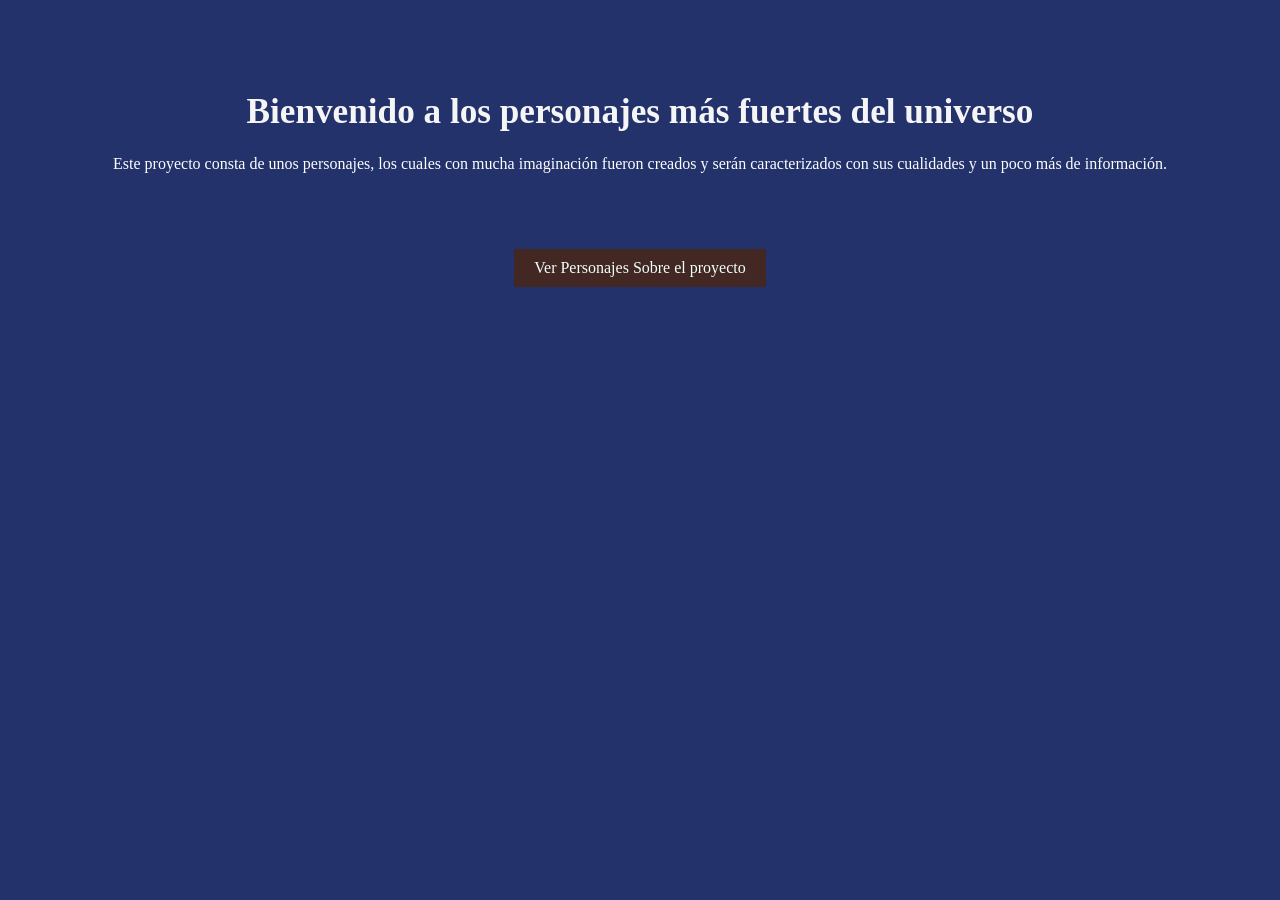
<file: Athenia/index.html>
<!DOCTYPE html>
<html lang="es">

<head>
    <meta charset="UTF-8">
    <meta name="viewport" content="width=device-width, initial-scale=1.0">
    <title>Proyecto desarrollo web</title>
    <link rel="stylesheet" href="estilos.css">
</head>

<body>

    <div style="text-align: center; padding: 60px 20px;">

        <h1 style="color: whitesmoke; font-size: 2.2rem;">
            Bienvenido a los personajes más fuertes del universo
        </h1>

        <p>
            Este proyecto consta de unos personajes, los cuales con mucha
            imaginación fueron creados y serán caracterizados con sus
            cualidades y un poco más de información.
        </p>

    </div>

    <div class="boton">

        <a href="personajes.html">
            Ver Personajes
        </a>

        <a href="#">
            Sobre el proyecto
        </a>

    </div>

</body>

</html>
</file>
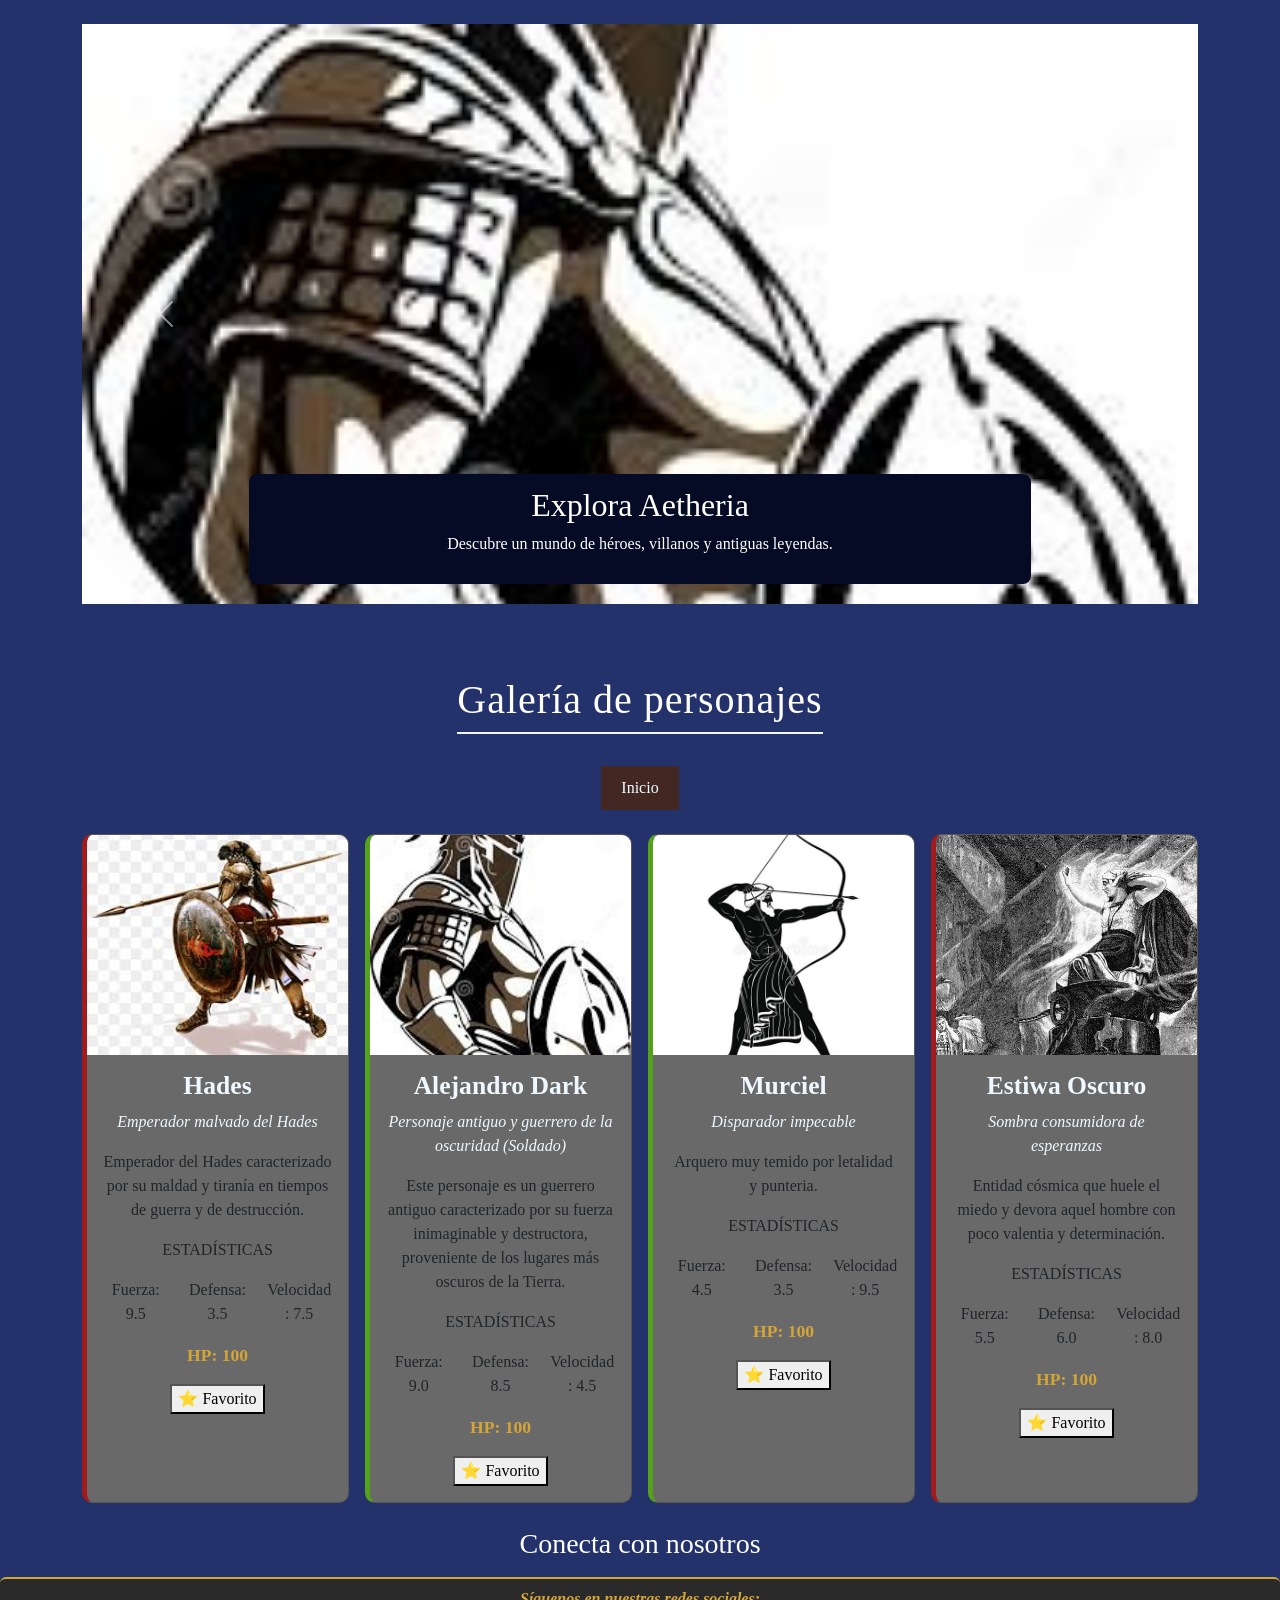
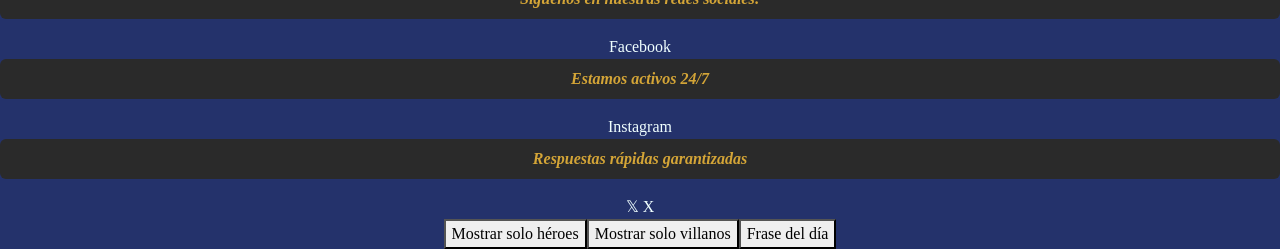
<file: Athenia/personajes.html>
<!DOCTYPE html>
<html lang="es">

<head>
    <meta charset="UTF-8">
    <meta name="viewport" content="width=device-width, initial-scale=1.0">
    <link href="https://cdn.jsdelivr.net/npm/bootstrap@5.3.3/dist/css/bootstrap.min.css" rel="stylesheet">
    <link rel="stylesheet" href="estilos.css">
    <script src="script.js" defer></script>
    <title>Proyecto desarrollo web</title>
</head>

<body>

    
    <main class="container py-4">
        <div id="aetheria-carousel" class="carousel slide mb-5" data-bs-ride="carousel">
            <div class="carousel-inner">
                <div class="carousel-item active">
                    <img src="Heroe1.jpg" class="d-block w-100" alt="Héroe de Aetheria">
                    <div class="carousel-caption">
                        <h2>Explora Aetheria</h2>
                        <p>Descubre un mundo de héroes, villanos y antiguas leyendas.</p>
                    </div>
                </div>
                <div class="carousel-item">
                    <img src="Villano1.jpg" class="d-block w-100" alt="Villano de Aetheria">
                    <div class="carousel-caption">
                        <h2>Forja tu leyenda</h2>
                        <p>Elige tu personaje y comienza tu propia aventura.</p>
                    </div>
                </div>
                <div class="carousel-item">
                    <img src="Heroe 2.jpeg" class="d-block w-100" alt="Aventura en Aetheria">
                    <div class="carousel-caption">
                        <h2>Comparte la aventura</h2>
                        <p>Juega, diviértete y encuentra aliados en el camino.</p>
                    </div>
                </div>
            </div>
            <button class="carousel-control-prev" type="button" data-bs-target="#aetheria-carousel" data-bs-slide="prev">
                <span class="carousel-control-prev-icon" aria-hidden="true"></span>
                <span class="visually-hidden">Anterior</span>
            </button>
            <button class="carousel-control-next" type="button" data-bs-target="#aetheria-carousel" data-bs-slide="next">
                <span class="carousel-control-next-icon" aria-hidden="true"></span>
                <span class="visually-hidden">Siguiente</span>
            </button>
        </div>

        <div class="text-center py-4">
            <h1 id="titulo-galeria">Galería de personajes</h1>
        </div>

        <div class="boton mb-4">
            <a href="index.html">Inicio</a>
        </div>

        <section class="row g-3" aria-label="Personajes de Aetheria">
            <div class="col-12 col-md-6 col-lg-3">
                <article class="ficha card h-100" data-tipo="villano">
                    <img src="Villano1.jpg" class="card-img-top" alt="Un tirano caracterizado por su maldad y soberbia">
                    <div class="card-body">
                        <h2 class="nombre">Hades</h2>
                        <p class="clase">Emperador malvado del Hades</p>
                        <p>Emperador del Hades caracterizado por su maldad y tiranía en tiempos de guerra y de destrucción.</p>
                        <p>ESTADÍSTICAS</p>
                        <ul class="stats">
                            <li>Fuerza: 9.5</li><li>Defensa: 3.5</li><li>Velocidad: 7.5</li>
                        </ul>
                        <p class="vida">HP: 100</p>
                    </div>
                </article>
            </div>

            <div class="col-12 col-md-6 col-lg-3">
                <article class="ficha card h-100" data-tipo="heroe">
                    <img src="Heroe1.jpg" class="card-img-top" alt="Un guerrero antiguo caracterizado por su fuerza inimaginable y destructora">
                    <div class="card-body">
                        <h2 class="nombre">Alejandro Dark</h2>
                        <p class="clase">Personaje antiguo y guerrero de la oscuridad (Soldado)</p>
                        <p>Este personaje es un guerrero antiguo caracterizado por su fuerza inimaginable y destructora, proveniente de los lugares más oscuros de la Tierra.</p>
                        <p>ESTADÍSTICAS</p>
                        <ul class="stats">
                            <li>Fuerza: 9.0</li><li>Defensa: 8.5</li><li>Velocidad: 4.5</li>
                        </ul>
                        <p class="vida">HP: 100</p>
                    </div>
                </article>
            </div>

            <div class="col-12 col-md-6 col-lg-3">
                <article class="ficha card h-100" data-tipo="heroe">
                    <img src="Heroe 2.jpeg" class="card-img-top" alt="Un guerrero antiguo caracterizado por su fuerza inimaginable y destructora">
                    <div class="card-body">
                        <h2 class="nombre">Murciel</h2>
                        <p class="clase">Disparador impecable</p>
                        <p>Arquero muy temido por letalidad y punteria.</p>
                        <p>ESTADÍSTICAS</p>
                        <ul class="stats">
                            <li>Fuerza: 4.5</li><li>Defensa: 3.5</li><li>Velocidad: 9.5</li>
                        </ul>
                        <p class="vida">HP: 100</p>
                    </div>
                </article>
            </div>

            <div class="col-12 col-md-6 col-lg-3">
                <article class="ficha card h-100" data-tipo="villano">
                    <img src="Villano 3.jpeg" class="card-img-top" alt="Un guerrero antiguo caracterizado por su fuerza inimaginable y destructora">
                    <div class="card-body">
                        <h2 class="nombre">Estiwa Oscuro</h2>
                        <p class="clase">Sombra consumidora de esperanzas</p>
                        <p>Entidad cósmica que huele el miedo y devora aquel hombre con poco valentia y determinación.</p>
                        <p>ESTADÍSTICAS</p>
                        <ul class="stats">
                            <li>Fuerza: 5.5</li><li>Defensa: 6.0</li><li>Velocidad: 8.0</li>
                        </ul>
                        <p class="vida">HP: 100</p>
                    </div>
                </article>
            </div>
        </section>
    </main>

    <div class="redes-pagina">

        <h3>
            Conecta con nosotros
        </h3>

        <p>
            Síguenos en nuestras redes sociales:
        </p>

        <!--
        El combinador hermano adyacente (+) solo aplica cuando dos
        elementos están al mismo nivel y pegados, sin nada entre ellos.
        Si mueves algo, deja de funcionar.
        -->

        <a href="https://www.facebook.com/" target="_blank">
            Facebook
        </a>

        <p>
            Estamos activos 24/7
        </p>

        <a href="https://www.instagram.com/" target="_blank">
            Instagram
        </a>

        <p>
            Respuestas rápidas garantizadas
        </p>

        <a href="https://x.com/?lang=es" target="_blank">
            𝕏 X
        </a>

        <!--
        El combinador hermano general (~) aplica a todos los elementos
        del tipo especificado que vengan después, al mismo nivel,
        sin importar si están pegados o no. Es como +, pero más permisivo.
        -->

    </div>

    <script src="https://cdn.jsdelivr.net/npm/bootstrap@5.3.3/dist/js/bootstrap.bundle.min.js"></script>
</body>

</html>
</file>
<file: Athenia/estilos.css>
.boton {
    display: inline-block;
    background-color: #422722;
    text-align: center;
    padding: 10px 20px;
}

a {
    color: azure;
    text-decoration: none;
}

a:hover {
    color: black;
    text-decoration: underline;
}


[data-tipo="heroe"] {
    border-left: 5px solid #56A11A;
}


[data-tipo="villano"] {
    border-left: 5px solid #A11A1E;
}

body {
    background-color: #24326B;
    color: rgba(255, 255, 255, 0.993);
    font-family: Georgia, 'Times New Roman', Times, serif;
    text-align: center;
}

.ficha {
    background-color: dimgrey;
    border-radius: 10px;
    text-align: center;
    width: 100%;
    min-width: 0;
    overflow: hidden;
}

.ficha img {
    width: 100%;
    height: 220px;
    object-fit: cover;
}

#aetheria-carousel img {
    width: 100%;
    height: 580px;
    object-fit: cover;
}

#aetheria-carousel .carousel-caption {
    background-color: rgba(5, 11, 37, 1);
    padding: 12px 20px;
    border-radius: 8px;
}

#aetheria-carousel .carousel-caption h2,
#aetheria-carousel .carousel-caption p {
    color: white;
}

.nombre {
    color: aliceblue;
    font-size: 1.6rem;
    font-weight: bold;
}

.clase {
    color: aliceblue;
    font-style: italic;
}

.stats {
    list-style: none;
    padding: 0;
    display: grid;
    gap: 16px;
    justify-content: space-between;
    grid-template-columns: repeat(3, minmax(0, 1fr));
    overflow-wrap: anywhere;
}

.vida {
    color: #d4a537;
    font-weight: bold;
    font-size: 1.1rem;
}

#titulo-galeria {
    letter-spacing: 1px;
    border-bottom: 2px solid aliceblue;
    padding-bottom: 8px;
    display: inline-block;
}

.redes-pagina > p {
    font-style: italic;
    background-color: #2a2a2a;
    padding: 8px 12px;
    border-radius: 6px;
}

h3 + p {
    margin-top: 16px;
    border-top: 2px solid #d4a537;
    padding-top: 12px;
}

h3 ~ p {
    color: #d4a537;
    font-weight: bold;
}



#aetheria-carousel .carousel-caption h2 {
    color: #FFFFFF;
}

#aetheria-carousel .carousel-caption p {
    color: #FFFFFF;
}

#aetheria-carousel .carousel-caption h2,
#aetheria-carousel .carousel-caption p {
    font-family: Georgia, 'Times New Roman', serif;
}
</file>
